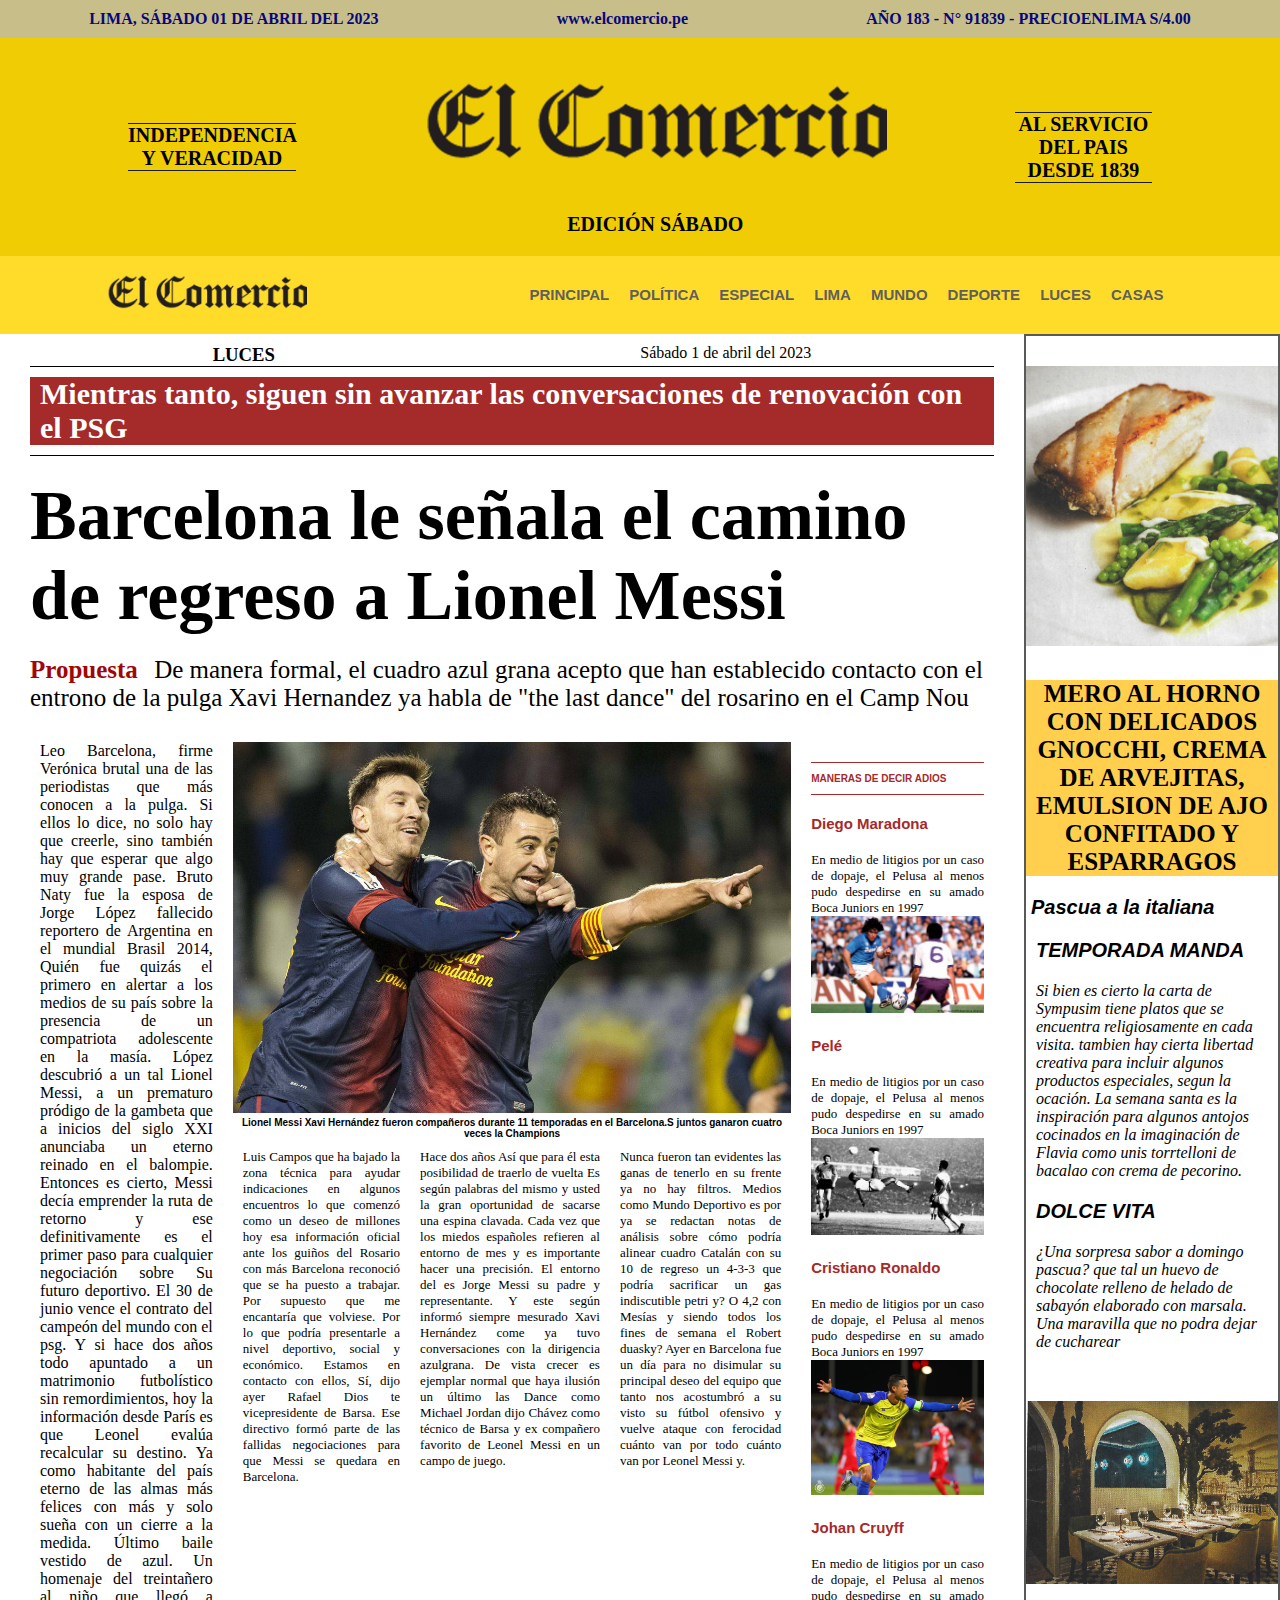
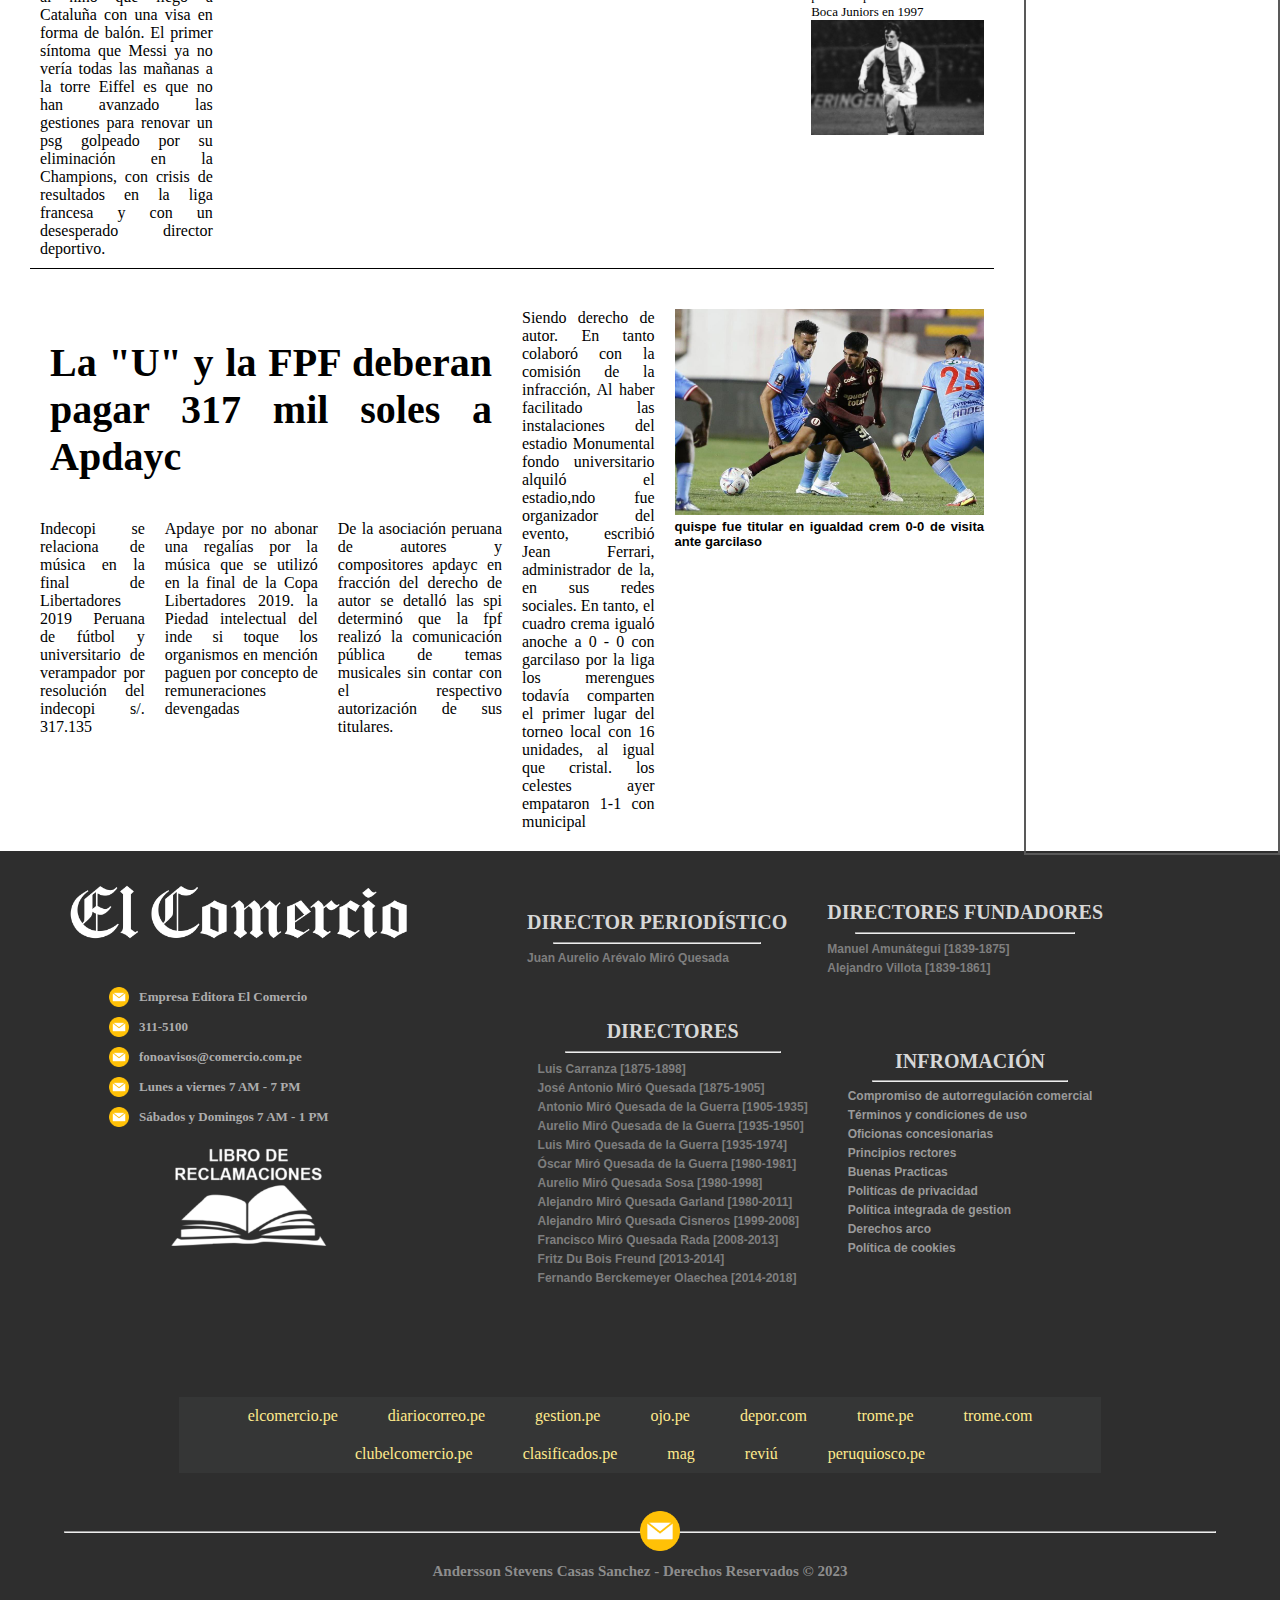
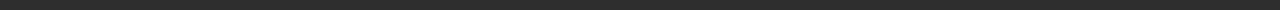
<file: deporte.html>
<!DOCTYPE html>
<html lang="en">
<head>
    <meta charset="UTF-8">
    <meta http-equiv="X-UA-Compatible" content="IE=edge">
    <meta name="viewport" content="width=device-width, initial-scale=1.0">
    <title>Comercio - Luces</title>
    <link rel="stylesheet" href="deporte.css">
</head>
<body>
    <header class="header">
        <div class="header-info">
            <p>LIMA, SÁBADO 01 DE ABRIL DEL 2023</p>
            <P><a href="https://elcomercio.pe/"></a>www.elcomercio.pe</P>
            <p>AÑO 183 - N° 91839 - PRECIOENLIMA S/4.00</p>
        </div>
        
        <div class="header_cabecera">
            <p>INDEPENDENCIA Y VERACIDAD</p>
            <figure>
                <img src="img/El_Comercio_logo.png" alt="">
                <figcaption>EDICIÓN SÁBADO</figcaption>
            </figure>
            <p>AL SERVICIO DEL PAIS DESDE 1839</p>
        </div>

        <nav class="navbar">
            <a href="index.html"><img src="img/El_Comercio_logo.png" alt=""></a>
            <button class="bars"><i> <img src="icon/menu.png" alt=""></i></button>
            <ul class="lista">
                <li class="item"><a href="index.html">Principal</a></li>
                <li class="item"><a href="politica.html">Política</a></li>
                <li class="item"><a href="especial.html">Especial</a></li>
                <li class="item"><a href="lima.html">Lima</a></li>
                <li class="item"><a href="mundo.html">Mundo</a></li>
                <li class="item"><a href="deporte.html">Deporte</a></li>
                <li class="item"><a href="luces.html">Luces</a></li>
                <li class="item"><a href="casas.html">Casas</a></li>
            </ul>
        </nav>
    </header>

    <main>
        <section class="articulos">
            <div class="cabecera1">
                <h3>LUCES</h3>
                <P>Sábado 1 de abril del 2023</P>
            </div>
            <div class="cabecera2">
                <p>Mientras tanto, siguen sin avanzar las conversaciones de renovación con el PSG</p>
                
            </div>
            <article class="articulo1">
                <h1>Barcelona le señala el camino de regreso a Lionel Messi</h1>
                <h2><span>Propuesta</span> De manera formal, el cuadro azul grana acepto que han establecido contacto con el entrono de la pulga Xavi Hernandez ya habla de "the last dance" del rosarino en el Camp Nou</h2>
                <div class="contenido">
                    <div class="columna">
                        <p>Leo Barcelona, firme Verónica brutal una de las periodistas que más conocen a la pulga. Si ellos lo dice, no solo hay que creerle, sino también hay que esperar que algo muy grande pase. Bruto Naty fue la esposa de Jorge López fallecido reportero de Argentina en el mundial Brasil 2014, Quién fue quizás el primero en alertar a los medios de su país sobre la presencia de un compatriota adolescente en la masía. López descubrió a un tal Lionel Messi, a un prematuro pródigo de la gambeta que a inicios del siglo XXI anunciaba un eterno reinado en el balompie. Entonces es cierto, Messi decía emprender la ruta de retorno y ese definitivamente es el primer paso para cualquier negociación sobre Su futuro deportivo. El 30 de junio vence el contrato del campeón del mundo con el psg. Y si hace dos años todo apuntado a un matrimonio futbolístico sin remordimientos, hoy la información desde París es que Leonel evalúa recalcular su destino. Ya como habitante del país eterno de las almas más felices con más y solo sueña con un cierre a la medida. Último baile vestido de azul. Un homenaje del treintañero al niño que llegó a Cataluña con una visa en forma de balón. El primer síntoma que Messi ya no vería todas las mañanas a la torre Eiffel es que no han avanzado las gestiones para renovar un psg golpeado por su eliminación en la Champions, con crisis de resultados en la liga francesa y con un desesperado director deportivo.</p>
                    </div>
                    <div class="columna">
                        <figure>
                            <img src="img/deportes/1.jpg" alt="">
                            <figcaption>Lionel Messi Xavi Hernández fueron compañeros durante 11 temporadas en el Barcelona.S juntos ganaron cuatro veces la Champions</figcaption>
                        </figure>
                        <div class="sub">
                            <p>Luis Campos que ha bajado la zona técnica para ayudar indicaciones en algunos encuentros lo que comenzó como un deseo de millones hoy esa información oficial ante los guiños del Rosario con más Barcelona reconoció que se ha puesto a trabajar. Por supuesto que me encantaría que volviese. Por lo que podría presentarle a nivel deportivo, social y económico. Estamos en contacto con ellos, Sí, dijo ayer Rafael Dios te vicepresidente de Barsa. Ese directivo formó parte de las fallidas negociaciones para que Messi se quedara en Barcelona.</p>
                            <p>Hace dos años Así que para él esta posibilidad de traerlo de vuelta Es según palabras del mismo y usted la gran oportunidad de sacarse una espina clavada. Cada vez que los miedos españoles refieren al entorno de mes y es importante hacer una precisión. El entorno del es Jorge Messi su padre y representante. Y este según informó siempre mesurado Xavi Hernández come ya tuvo conversaciones con la dirigencia azulgrana. De vista crecer es ejemplar normal que haya ilusión un último las Dance como Michael Jordan dijo Chávez como técnico de Barsa y ex compañero favorito de Leonel Messi en un campo de juego.</p>
                            <p>Nunca fueron tan evidentes las ganas de tenerlo en su frente ya no hay filtros. Medios como Mundo Deportivo es por ya se redactan notas de análisis sobre cómo podría alinear cuadro Catalán con su 10 de regreso un 4-3-3 que podría sacrificar un gas indiscutible petri y? O 4,2 con Mesías y siendo todos los fines de semana el Robert duasky? Ayer en Barcelona fue un día para no disimular su principal deseo del equipo que tanto nos acostumbró a su visto su fútbol ofensivo y vuelve ataque con ferocidad cuánto van por todo cuánto van por Leonel Messi y.</p>
                        </div>
                    </div>
                    <div class="columna">
                        <h1>MANERAS DE DECIR ADIOS</h1>
                        <div>
                            <h2>Diego Maradona</h2>
                            <p>En medio de litigios por un caso de dopaje, el Pelusa al menos pudo despedirse en su amado Boca Juniors en 1997</p>
                            <figure>
                                <img src="img/deportes/2.jpg" alt="">
                            </figure>
                        </div>
                        <div>
                            <h2>Pelé</h2>
                            <p>En medio de litigios por un caso de dopaje, el Pelusa al menos pudo despedirse en su amado Boca Juniors en 1997</p>
                            <figure>
                                <img src="img/deportes/3.jpg" alt="">
                            </figure>
                        </div>
                        <div>
                            <h2>Cristiano Ronaldo</h2>
                            <p>En medio de litigios por un caso de dopaje, el Pelusa al menos pudo despedirse en su amado Boca Juniors en 1997</p>
                            <figure>
                                <img src="img/deportes/4.jpg" alt="">
                            </figure>
                        </div>
                        <div>
                            <h2>Johan Cruyff</h2>
                            <p>En medio de litigios por un caso de dopaje, el Pelusa al menos pudo despedirse en su amado Boca Juniors en 1997</p>
                            <figure>
                                <img src="img/deportes/5.jpeg" alt="">
                            </figure>
                        </div>
                    </div>
                </div>
                <div class="secundario">
                    <div class="columna1">
                        <h1>
                            La "U" y la FPF deberan pagar 317 mil soles a Apdayc
                        </h1>
                        <div>
                            <p>Indecopi se relaciona de música en la final de Libertadores 2019

                                Peruana de fútbol y universitario de verampador por resolución del indecopi s/. 317.135 </p>
                            <p>Apdaye por no abonar una regalías por la música que se utilizó en la final de la Copa Libertadores 2019. la Piedad intelectual del inde si toque los organismos en mención paguen por concepto de remuneraciones devengadas</p>
                            <p>De la asociación peruana de autores y compositores apdayc en fracción del derecho de autor se detalló las spi determinó que la fpf realizó la comunicación pública de temas musicales sin contar con el respectivo autorización de sus titulares.</p>
                        </div>
                    </div>
                    <div class="columna2">
                        <p>
                            Siendo derecho de autor. En tanto colaboró con la comisión de la infracción, Al haber facilitado las instalaciones del estadio Monumental fondo universitario alquiló el estadio,ndo fue organizador del evento, escribió Jean Ferrari, administrador de la, en sus redes sociales. En tanto, el cuadro crema igualó anoche a 0 - 0 con garcilaso por la liga los merengues todavía comparten el primer lugar del torneo local con 16 unidades, al igual que cristal. los celestes ayer empataron 1-1 con municipal
                        </p>
                        <figure>
                            <img src="img/deportes/6.jpg" alt="">
                            <figcaption>
                                quispe fue titular en igualdad crem 0-0 de visita ante garcilaso
                            </figcaption>
                        </figure>
                    </div>
                </div>
            </article>
            <article class="articulo2">

            </article>
        </section>

        <aside>
            <img src="img/aside/4.jpg" alt="">
                    <h1>MERO AL HORNO CON DELICADOS GNOCCHI, CREMA DE ARVEJITAS, EMULSION DE AJO CONFITADO Y ESPARRAGOS</h1>
                    <h2>Pascua a la italiana</h2>
                    <h3> TEMPORADA MANDA</h3>
                    <p>Si bien es cierto la carta de Sympusim tiene platos que se encuentra religiosamente en cada visita. tambien hay cierta libertad creativa para incluir algunos productos especiales, segun la ocación. La semana santa es la inspiración para algunos antojos cocinados en la imaginación de Flavia como unis torrtelloni de bacalao con crema de pecorino.</p>
                    <h3>DOLCE VITA</h3>
                    <p>¿Una sorpresa sabor a domingo pascua? que tal un huevo de chocolate relleno de helado de sabayón elaborado con marsala. Una maravilla que no podra dejar de cucharear</p>
                    <img src="img/aside/5.jpg" alt="">
        </aside>
    </main>


    
    <footer class="footer">
        <div class="footer_parte1">
            <div class="info1">
                <img class="logo" src="img/elcomercio_logo_white.png" alt="">
                <ul>
                    <li><i><img src="icon/correo-electronico.png" alt=""></i><a href="https://elcomercio.pe/LL" target="_blank">Empresa Editora El Comercio</a></li> 
                    <li><i><img src="icon/correo-electronico.png" alt=""></i><a href="tel:+311 510" target="_blank">311-5100</a></li>
                    <li><i><img src="icon/correo-electronico.png" alt=""></i><a href="mailto:fonoavisos@comercio.com.pe" target="_blank">fonoavisos@comercio.com.pe </a></li>
                    <li><i><img src="icon/correo-electronico.png" alt=""></i><a href="#">Lunes a viernes 7 AM - 7 PM</a></li>
                    <li><i><img src="icon/correo-electronico.png" alt=""></i><a href="#">Sábados y Domingos 7 AM - 1 PM</a></li>
                    <li><a href="https://ecomedia.pe/libro/inicio/elcomercio/" target="_blank"><img src="img/libro-reclamaciones.png" alt=""></a></li>
                    </ul>                
            </div>
            <div class="info2">
                <div class="info">
                    <h2>DIRECTOR PERIODÍSTICO</h2>
                    <hr>
                    <ul>
                        <li>Juan Aurelio Arévalo Miró Quesada</li>
                    </ul>
                </div>
                <div class="info">
                    <h2>DIRECTORES FUNDADORES</h2>
                    <hr>
                    <ul>
                        <li>Manuel Amunátegui [1839-1875]</li>
                        <li>Alejandro Villota [1839-1861]</li>
                    </ul>
                </div>
                <div class="info">
                    <h2>DIRECTORES</h2>
                    <hr>
                    <ul>
                        <li>Luis Carranza [1875-1898]</li>
                        <li>José Antonio Miró Quesada [1875-1905]</li>
                        <li>Antonio Miró Quesada de la Guerra [1905-1935]</li>
                        <li>Aurelio Miró Quesada de la Guerra [1935-1950]</li>
                        <li>Luis Miró Quesada de la Guerra [1935-1974]</li>
                        <li>Óscar Miró Quesada de la Guerra [1980-1981]</li>
                        <li>Aurelio Miró Quesada Sosa [1980-1998]</li>
                        <li>Alejandro Miró Quesada Garland [1980-2011]</li>
                        <li>Alejandro Miró Quesada Cisneros [1999-2008]</li>
                        <li>Francisco Miró Quesada Rada [2008-2013]</li>
                        <li>Fritz Du Bois Freund [2013-2014]</li>
                        <li>Fernando Berckemeyer Olaechea [2014-2018]</li>
                    </ul>
                </div>
                <div class="info">
                    <h2>INFROMACIÓN</h2>
                    <hr>
                    <ul>
                        <li><a target="_blank" href="chrome-extension://efaidnbmnnnibpcajpcglclefindmkaj/https://archivo.elcomercio.pe/compromiso-autoregulacion-comercial.pdf">Compromiso de autorregulación comercial</a></li>
                        <li><a  target="_blank"href="https://elcomercio.pe/terminos-y-condiciones/">Términos y condiciones de uso</a></li>
                        <li><a  target="_blank"href="https://elcomercio.pe/oficinas-concesionarias/">Oficionas concesionarias</a></li>
                        <li><a  target="_blank"href="https://elcomercio.pe/principios-rectores/">Principios rectores</a></li>
                        <li><a  target="_blank"href="https://elcomercio.pe/buenas-practicas/">Buenas Practicas</a></li>
                        <li><a  target="_blank"href="https://elcomercio.pe/politicas-privacidad/">Politícas de privacidad</a></li>
                        <li><a target="_blank" href="https://elcomercio.pe/politica-integrada-de-gestion/">Política integrada de gestion</a></li>
                        <li><a  target="_blank"href="https://elcomercio.pe/procedimiento-arco/">Derechos arco</a></li>
                        <li><a  target="_blank"href="https://elcomercio.pe/politica-de-cookies/">Política de cookies</a></li>
                    </ul>
                </div>
                    
            </div>
        </div>    
        
        
        <div class="footer_parte2">
        <ul>
            <li><a target="_blank"href="https://elcomercio.pe/">elcomercio.pe</a></li>
            <li><a target="_blank"href="https://diariocorreo.pe/">diariocorreo.pe</a></li>
            <li><a target="_blank"href="https://gestion.pe/">gestion.pe</a></li>
            <li><a target="_blank"href="https://ojo.pe/">ojo.pe</a></li>
            <li><a target="_blank"href="https://depor.com/">depor.com</a></li>
            <li><a target="_blank"href="https://trome.pe/">trome.pe</a></li>
            <li><a target="_blank"href="https://trome.com/">trome.com</a></li>
            <li><a target="_blank"href="https://clubelcomercio.pe/">clubelcomercio.pe</a></li>
            <li><a target="_blank"href="https://clasificados.pe/">clasificados.pe</a></li>
            <li><a target="_blank"href="https://mag.elcomercio.pe/">mag</a></li>
            <li><a target="_blank"href="https://elcomercio.pe/reviu">reviú</a></li>
            <li><a target="_blank"href="https://web.peruquiosco.pe/">peruquiosco.pe</a></li>
        </ul>
        </div> 
        <div class="footer_final">        
            <a href="#"><i class="subir"><img src="icon/correo-electronico.png" alt=""></i></a>
            <hr>
            <p>Andersson Stevens Casas Sanchez - Derechos Reservados &copy; 2023</p>
        </div>
        
    </footer>
    <script defer src="index.js"></script>
</body>
</html>
</file>
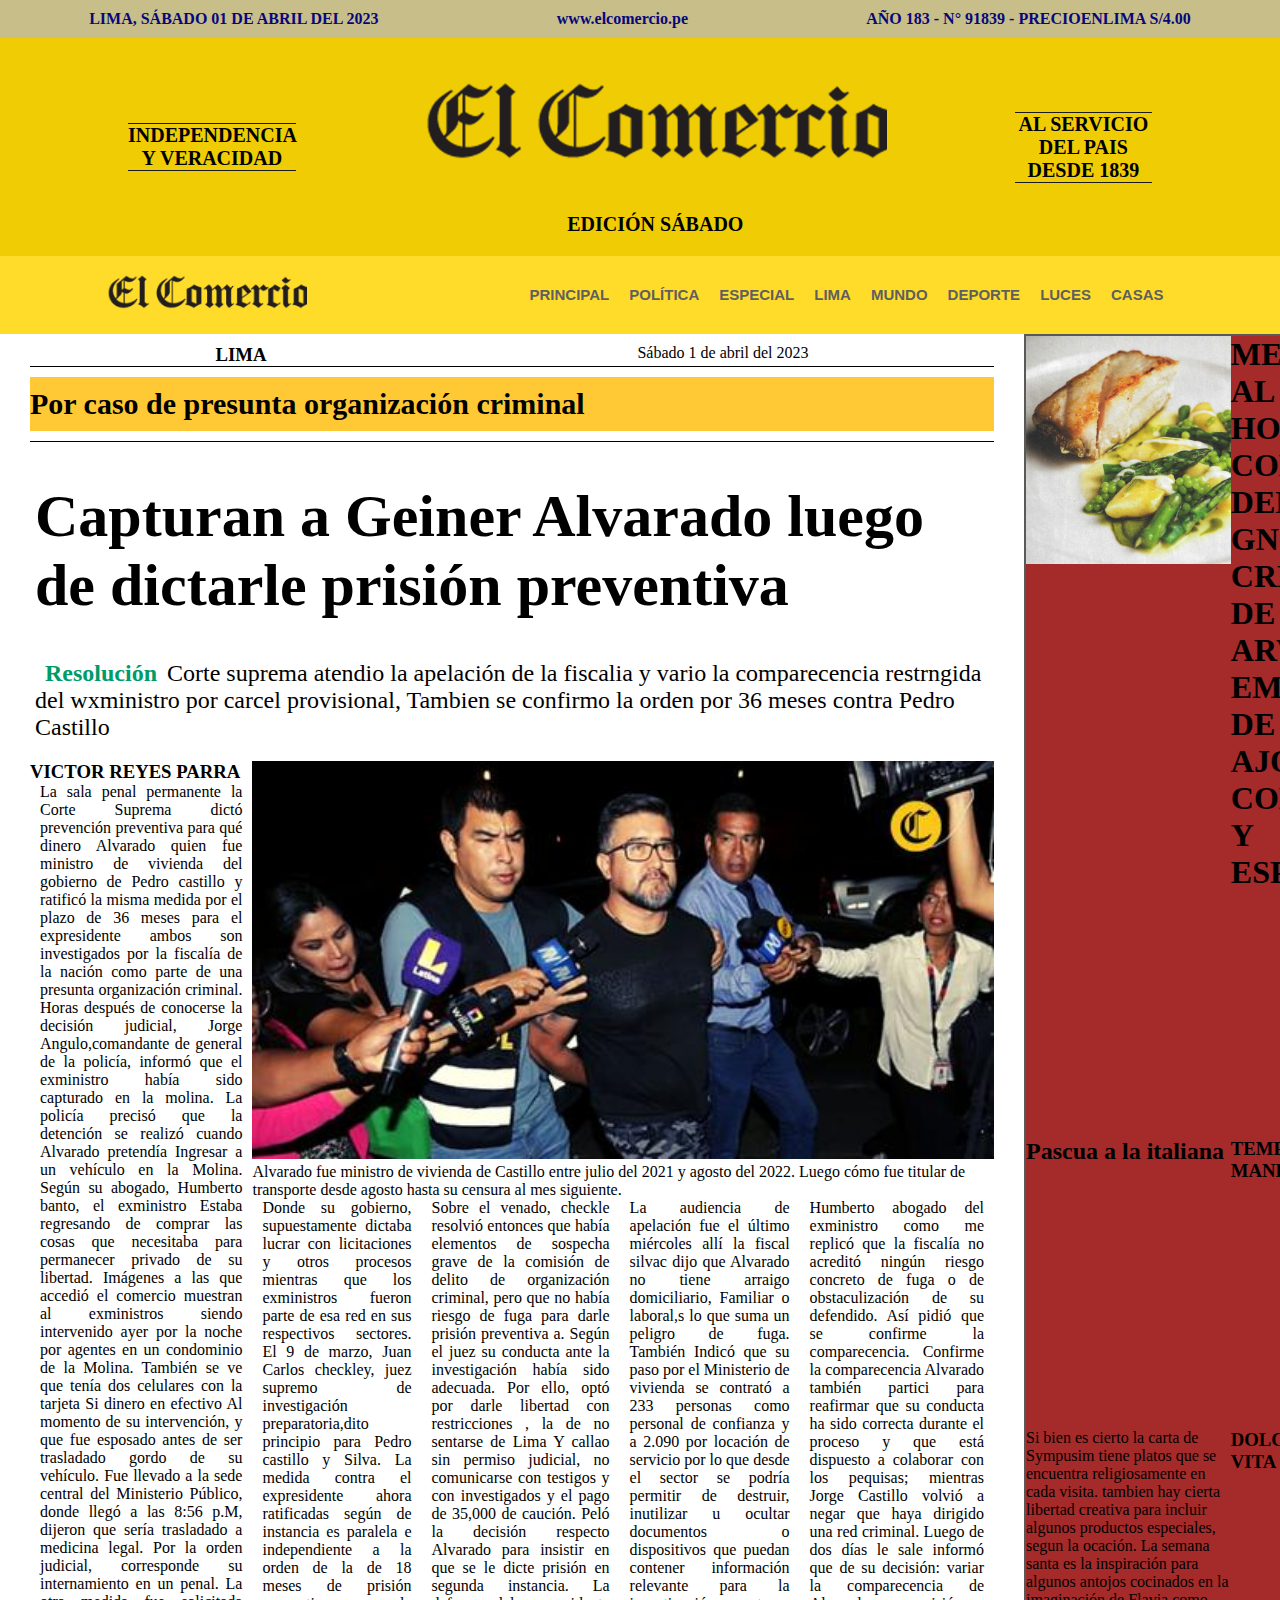
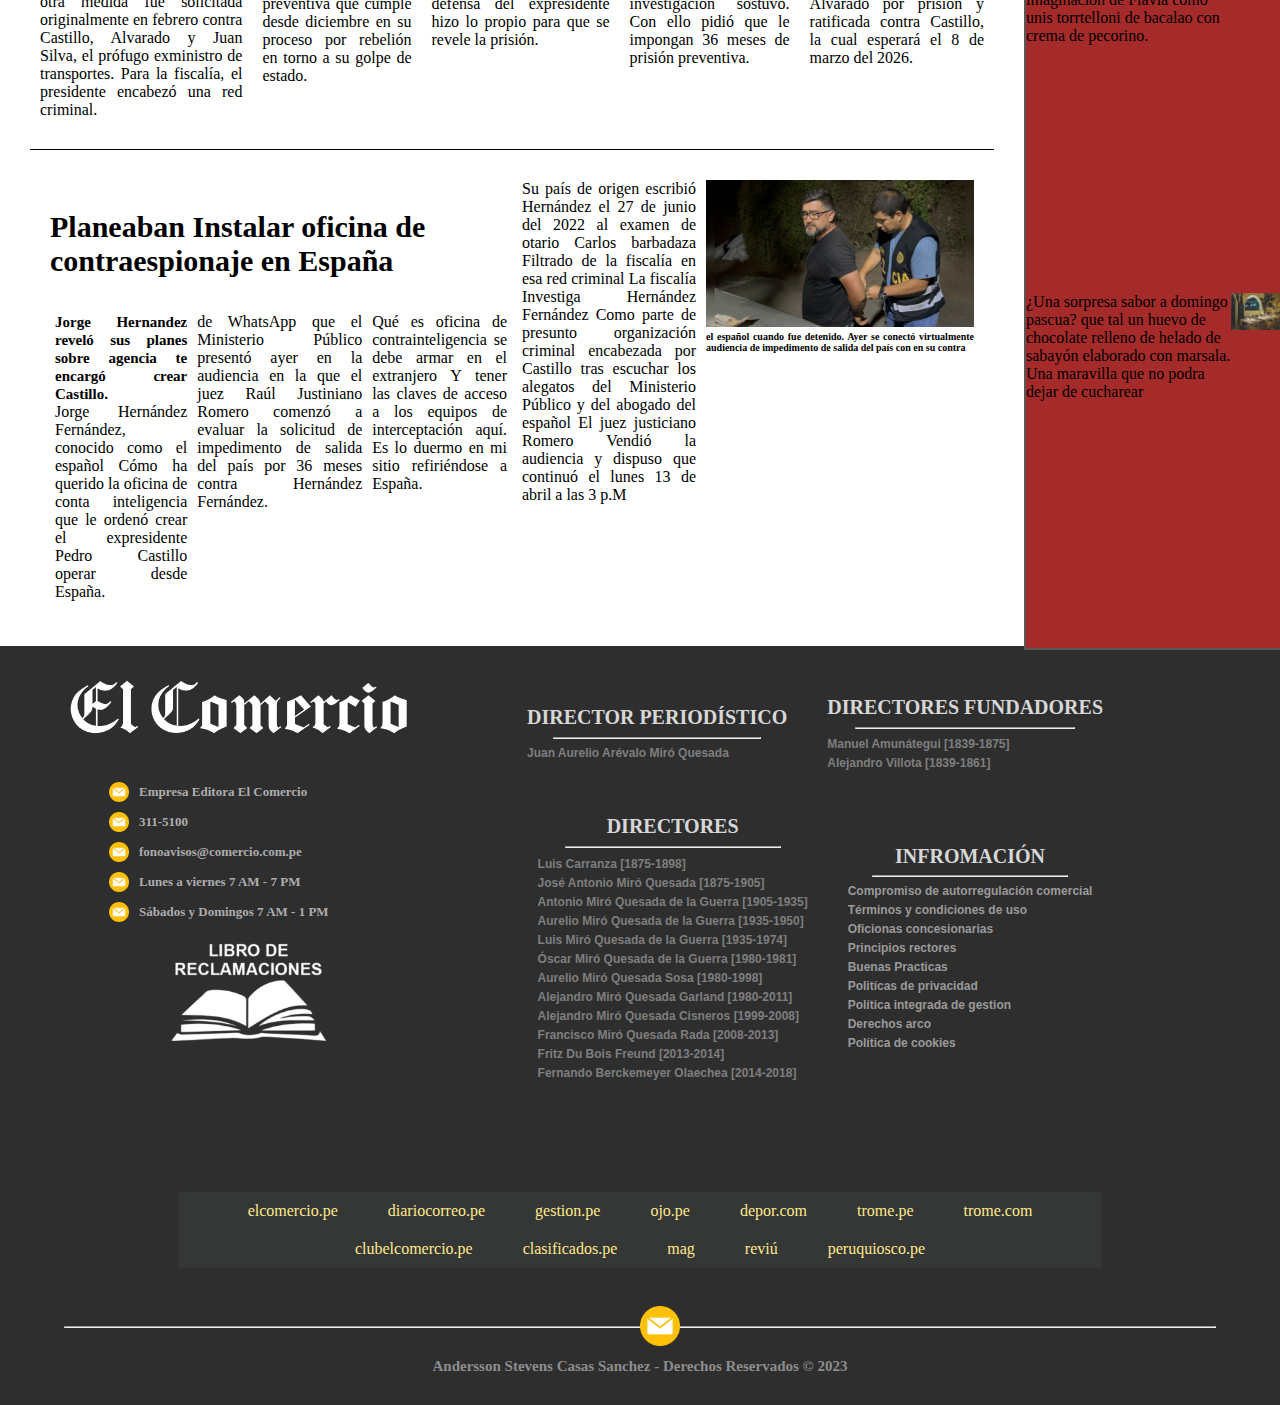
<file: lima.html>
<!DOCTYPE html>
<html lang="en">
<head>
    <meta charset="UTF-8">
    <meta http-equiv="X-UA-Compatible" content="IE=edge">
    <meta name="viewport" content="width=device-width, initial-scale=1.0">
    <title>Comercio - Lima</title>
    <link rel="stylesheet" href="lima.css">
</head>
<body>
    <header class="header">
        <div class="header-info">
            <p>LIMA, SÁBADO 01 DE ABRIL DEL 2023</p>
            <P><a href="https://elcomercio.pe/"></a>www.elcomercio.pe</P>
            <p>AÑO 183 - N° 91839 - PRECIOENLIMA S/4.00</p>
        </div>
        
        <div class="header_cabecera">
            <p>INDEPENDENCIA Y VERACIDAD</p>
            <figure>
                <img src="img/El_Comercio_logo.png" alt="">
                <figcaption>EDICIÓN SÁBADO</figcaption>
            </figure>
            <p>AL SERVICIO DEL PAIS DESDE 1839</p>
        </div>

        <nav class="navbar">
            <a href="index.html"><img src="img/El_Comercio_logo.png" alt=""></a>
            <button class="bars"><i> <img src="icon/menu.png" alt=""></i></button>
            <ul class="lista">
                <li class="item"><a href="index.html">Principal</a></li>
                <li class="item"><a href="politica.html">Política</a></li>
                <li class="item"><a href="especial.html">Especial</a></li>
                <li class="item"><a href="lima.html">Lima</a></li>
                <li class="item"><a href="mundo.html">Mundo</a></li>
                <li class="item"><a href="deporte.html">Deporte</a></li>
                <li class="item"><a href="luces.html">Luces</a></li>
                <li class="item"><a href="casas.html">Casas</a></li>
            </ul>
        </nav>
    </header>

    <main>
        <section class="articulos">
            <div class="cabecera1">
                <h3>LIMA</h3>
                <P>Sábado 1 de abril del 2023</P>
            </div>
            <div class="cabecera2">
                <h2>Por caso de presunta organización criminal</h2> 
            </div>
            <article class="articulo1">
                <div class="bloque1">
                    <h1>Capturan a Geiner Alvarado luego de dictarle prisión preventiva</h1>
                    <h2><Span>Resolución</Span>Corte suprema atendio la apelación de la fiscalia y vario la comparecencia restrngida del wxministro por carcel provisional, Tambien se confirmo la orden por 36 meses contra Pedro Castillo</h2>
                    <div class="contenedor">
                        <div class="columna1">
                            <h3>VICTOR REYES PARRA</h3>
                            <p>
                                La sala penal permanente la Corte Suprema dictó prevención preventiva para qué dinero Alvarado quien fue ministro de vivienda del gobierno de Pedro castillo y ratificó la misma medida por el plazo de 36 meses para el expresidente ambos son investigados por la fiscalía de la nación como parte de una presunta organización criminal.
                                Horas después de conocerse la decisión judicial, Jorge Angulo,comandante de general de la policía, informó que el exministro había sido capturado en la molina.
                                La policía precisó que la detención se realizó cuando Alvarado pretendía Ingresar a un vehículo en la Molina. Según su abogado, Humberto banto, el exministro Estaba regresando de comprar las cosas que necesitaba para permanecer privado de su libertad. Imágenes a las que accedió el comercio muestran al exministros siendo intervenido ayer por la noche por agentes en un condominio de la Molina. También se ve que tenía dos celulares con la tarjeta Si dinero en efectivo Al momento de su intervención, y que fue esposado antes de ser trasladado gordo de su vehículo.
                                Fue llevado a la sede central del Ministerio Público, donde llegó a las 8:56 p.M, dijeron que sería trasladado a medicina legal. Por la orden judicial, corresponde su internamiento en un penal. La otra medida fue solicitada originalmente en febrero contra Castillo, Alvarado y Juan Silva, el prófugo exministro de transportes. Para la fiscalía, el presidente encabezó una red criminal.
                            </p>
                        </div>
                        <div class="columna2">
                            <figure>
                                <img src="img/lima/1.jpg" alt="">
                                <figcaption>
                                    Alvarado fue ministro de vivienda de Castillo entre julio del 2021 y agosto del 2022. Luego cómo fue titular de transporte desde agosto hasta su censura al mes siguiente.
                                </figcaption>
                            </figure>
                            <div class="columnas">
                                <p>
                                    Donde su gobierno, supuestamente dictaba lucrar con licitaciones y otros procesos mientras que los exministros fueron parte de esa red en sus respectivos sectores. El 9 de marzo, Juan Carlos checkley, juez supremo de investigación preparatoria,dito principio para Pedro castillo y Silva. La medida contra el expresidente ahora ratificadas según de instancia es paralela e independiente a la orden de la de 18 meses de prisión preventiva que cumple desde diciembre en su proceso por rebelión en torno a su golpe de estado.                            
                                </p>
                                <p>
                                    Sobre el venado, checkle resolvió entonces que había elementos de sospecha grave de la comisión de delito de organización criminal, pero que no había riesgo de fuga para darle prisión preventiva a. Según el juez su conducta ante la investigación había sido adecuada. Por ello, optó por darle libertad con restricciones , la de no sentarse de Lima Y callao sin permiso judicial, no comunicarse con testigos y con investigados y el pago de 35,000 de caución. Peló la decisión respecto Alvarado para insistir en que se le dicte prisión en segunda instancia. La defensa del expresidente hizo lo propio para que se revele la prisión.
                                </p>
                                <p>
                                    La audiencia de apelación fue el último miércoles allí la fiscal silvac dijo que Alvarado no tiene arraigo domiciliario, Familiar o laboral,s lo que suma un peligro de fuga. También Indicó que su paso por el Ministerio de vivienda se contrató a 233 personas como personal de confianza y a 2.090 por locación de servicio por lo que desde el sector se podría permitir de destruir, inutilizar u ocultar documentos o dispositivos que puedan contener información relevante para la investigación sostuvo. Con ello pidió que le impongan 36 meses de prisión preventiva.
                                </p>
                                <p>
                                    Humberto abogado del exministro como me replicó que la fiscalía no acreditó ningún riesgo concreto de fuga o de obstaculización de su defendido. Así pidió que se confirme la comparecencia. Confirme la comparecencia Alvarado también partici para reafirmar que su conducta ha sido correcta durante el proceso y que está dispuesto a colaborar con los pequisas; mientras Jorge Castillo volvió a negar que haya dirigido una red criminal. Luego de dos días le sale informó que de su decisión: variar la comparecencia de Alvarado por prisión y ratificada contra Castillo, la cual esperará el 8 de marzo del 2026.
                                </p>
                            </div>
                        </div>
                    </div>
                </div>
                <div class="bloque2">
                    <div class="columna1">
                        <h1> Planeaban Instalar oficina de contraespionaje en España</h1>
                        <div>
                            <p>
                                <span>Jorge Hernandez reveló sus planes sobre agencia te encargó crear Castillo.</span><br>
                                Jorge Hernández Fernández, conocido como el español Cómo ha querido la oficina de conta inteligencia que le ordenó crear el expresidente Pedro Castillo operar desde España.
                            </p>
                            <p>
                                de WhatsApp que el Ministerio Público presentó ayer en la audiencia en la que el juez Raúl Justiniano Romero comenzó a evaluar la solicitud de impedimento de salida del país por 36 meses contra Hernández Fernández.
                            </p>
                            <p>
                                Qué es oficina de contrainteligencia se debe armar en el extranjero Y tener las claves de acceso a los equipos de interceptación aquí. Es lo duermo en mi sitio refiriéndose a España.
                            </p>
                        </div>
                        
                    </div>
                    <div class="columna2">
                            <p>
                                Su país de origen escribió Hernández el 27 de junio del 2022 al examen de otario Carlos barbadaza
                                Filtrado de la fiscalía en esa red criminal
                                La fiscalía Investiga Hernández Fernández Como parte de presunto organización criminal encabezada por Castillo tras escuchar los alegatos del Ministerio Público y del abogado del español El juez justiciano Romero Vendió la audiencia y dispuso que continuó el lunes 13 de abril a las 3 p.M 
                            </p>
                            <figure>
                                <img src="img/lima/2.jpg" alt="">
                                <figcaption>
                                    el español cuando fue detenido. Ayer se conectó virtualmente audiencia de impedimento de salida del país con en su contra
                                </figcaption>
                            </figure>
                        </div>
                </div>


            </article>
            <article class="articulo2">

            </article>
        </section>
        
        <aside>
            <img src="img/aside/4.jpg" alt="">
                    <h1>MERO AL HORNO CON DELICADOS GNOCCHI, CREMA DE ARVEJITAS, EMULSION DE AJO CONFITADO Y ESPARRAGOS</h1>
                    <h2>Pascua a la italiana</h2>
                    <h3> TEMPORADA MANDA</h3>
                    <p>Si bien es cierto la carta de Sympusim tiene platos que se encuentra religiosamente en cada visita. tambien hay cierta libertad creativa para incluir algunos productos especiales, segun la ocación. La semana santa es la inspiración para algunos antojos cocinados en la imaginación de Flavia como unis torrtelloni de bacalao con crema de pecorino.</p>
                    <h3>DOLCE VITA</h3>
                    <p>¿Una sorpresa sabor a domingo pascua? que tal un huevo de chocolate relleno de helado de sabayón elaborado con marsala. Una maravilla que no podra dejar de cucharear</p>
                    <img src="img/aside/5.jpg" alt="">
        </aside>
    </main>


    
    <footer class="footer">
        <div class="footer_parte1">
            <div class="info1">
                <img class="logo" src="img/elcomercio_logo_white.png" alt="">
                <ul>
                    <li><i><img src="icon/correo-electronico.png" alt=""></i><a href="https://elcomercio.pe/LL" target="_blank">Empresa Editora El Comercio</a></li> 
                    <li><i><img src="icon/correo-electronico.png" alt=""></i><a href="tel:+311 510" target="_blank">311-5100</a></li>
                    <li><i><img src="icon/correo-electronico.png" alt=""></i><a href="mailto:fonoavisos@comercio.com.pe" target="_blank">fonoavisos@comercio.com.pe </a></li>
                    <li><i><img src="icon/correo-electronico.png" alt=""></i><a href="#">Lunes a viernes 7 AM - 7 PM</a></li>
                    <li><i><img src="icon/correo-electronico.png" alt=""></i><a href="#">Sábados y Domingos 7 AM - 1 PM</a></li>
                    <li><a href="https://ecomedia.pe/libro/inicio/elcomercio/" target="_blank"><img src="img/libro-reclamaciones.png" alt=""></a></li>
                    </ul>                
            </div>
            <div class="info2">
                <div class="info">
                    <h2>DIRECTOR PERIODÍSTICO</h2>
                    <hr>
                    <ul>
                        <li>Juan Aurelio Arévalo Miró Quesada</li>
                    </ul>
                </div>
                <div class="info">
                    <h2>DIRECTORES FUNDADORES</h2>
                    <hr>
                    <ul>
                        <li>Manuel Amunátegui [1839-1875]</li>
                        <li>Alejandro Villota [1839-1861]</li>
                    </ul>
                </div>
                <div class="info">
                    <h2>DIRECTORES</h2>
                    <hr>
                    <ul>
                        <li>Luis Carranza [1875-1898]</li>
                        <li>José Antonio Miró Quesada [1875-1905]</li>
                        <li>Antonio Miró Quesada de la Guerra [1905-1935]</li>
                        <li>Aurelio Miró Quesada de la Guerra [1935-1950]</li>
                        <li>Luis Miró Quesada de la Guerra [1935-1974]</li>
                        <li>Óscar Miró Quesada de la Guerra [1980-1981]</li>
                        <li>Aurelio Miró Quesada Sosa [1980-1998]</li>
                        <li>Alejandro Miró Quesada Garland [1980-2011]</li>
                        <li>Alejandro Miró Quesada Cisneros [1999-2008]</li>
                        <li>Francisco Miró Quesada Rada [2008-2013]</li>
                        <li>Fritz Du Bois Freund [2013-2014]</li>
                        <li>Fernando Berckemeyer Olaechea [2014-2018]</li>
                    </ul>
                </div>
                <div class="info">
                    <h2>INFROMACIÓN</h2>
                    <hr>
                    <ul>
                        <li><a target="_blank" href="chrome-extension://efaidnbmnnnibpcajpcglclefindmkaj/https://archivo.elcomercio.pe/compromiso-autoregulacion-comercial.pdf">Compromiso de autorregulación comercial</a></li>
                        <li><a  target="_blank"href="https://elcomercio.pe/terminos-y-condiciones/">Términos y condiciones de uso</a></li>
                        <li><a  target="_blank"href="https://elcomercio.pe/oficinas-concesionarias/">Oficionas concesionarias</a></li>
                        <li><a  target="_blank"href="https://elcomercio.pe/principios-rectores/">Principios rectores</a></li>
                        <li><a  target="_blank"href="https://elcomercio.pe/buenas-practicas/">Buenas Practicas</a></li>
                        <li><a  target="_blank"href="https://elcomercio.pe/politicas-privacidad/">Politícas de privacidad</a></li>
                        <li><a target="_blank" href="https://elcomercio.pe/politica-integrada-de-gestion/">Política integrada de gestion</a></li>
                        <li><a  target="_blank"href="https://elcomercio.pe/procedimiento-arco/">Derechos arco</a></li>
                        <li><a  target="_blank"href="https://elcomercio.pe/politica-de-cookies/">Política de cookies</a></li>
                    </ul>
                </div>
                    
            </div>
        </div>    
        
        
        <div class="footer_parte2">
        <ul>
            <li><a target="_blank"href="https://elcomercio.pe/">elcomercio.pe</a></li>
            <li><a target="_blank"href="https://diariocorreo.pe/">diariocorreo.pe</a></li>
            <li><a target="_blank"href="https://gestion.pe/">gestion.pe</a></li>
            <li><a target="_blank"href="https://ojo.pe/">ojo.pe</a></li>
            <li><a target="_blank"href="https://depor.com/">depor.com</a></li>
            <li><a target="_blank"href="https://trome.pe/">trome.pe</a></li>
            <li><a target="_blank"href="https://trome.com/">trome.com</a></li>
            <li><a target="_blank"href="https://clubelcomercio.pe/">clubelcomercio.pe</a></li>
            <li><a target="_blank"href="https://clasificados.pe/">clasificados.pe</a></li>
            <li><a target="_blank"href="https://mag.elcomercio.pe/">mag</a></li>
            <li><a target="_blank"href="https://elcomercio.pe/reviu">reviú</a></li>
            <li><a target="_blank"href="https://web.peruquiosco.pe/">peruquiosco.pe</a></li>
        </ul>
        </div> 
        <div class="footer_final">        
            <a href="#"><i class="subir"><img src="icon/correo-electronico.png" alt=""></i></a>
            <hr>
            <p>Andersson Stevens Casas Sanchez - Derechos Reservados &copy; 2023</p>
        </div>
        
    </footer>
    <script defer src="index.js"></script>
</body>
</html>
</file>
<file: deporte.css>
*{
    margin: 0;
    padding: 0;
    list-style: none;
    text-decoration: none;
}

/*CABECERA*/
.header{
    justify-content: center;
    text-align: center;
    background-color: rgb(239, 204, 4);
}
.header .header-info{
    color: rgb(7, 7, 125);
    background-color: rgba(186, 186, 186, 0.733);
    padding: 10px 0;
    display: flex;
    justify-content: space-around;
    font-weight: bold;
}
.header .header_cabecera{
    display: flex;
    justify-content: center;
    align-items: center;
}
.header .header_cabecera p{
    font-size: 20px;
    font-weight: 600;
    margin: 20px 10%;
    border-top: 1px  solid rgb(27, 27, 27);
    border-bottom: 1px  solid rgb(27, 27, 27);
}
.header .header_cabecera figure  figcaption{
    justify-content: center;
    text-align: center;
    font-size: 20px;
    font-weight: 700;
    margin-bottom: 20px;
}
.header .navbar{
    background-color: rgb(255, 220, 42);
    display: flex;
    justify-content: space-around;
}
.header .navbar button{
    margin-top: 20px;
    width: 30px;
    height: 30px;
}
.header .navbar button img{

    width: 100%;
}
.header .navbar .bars{
    display: none;
}
.header .navbar img{
    width: 200px;
}
.header .navbar .lista{
    
    display: flex;
    justify-content: center;
    text-align: center;
    align-items: center;
}

.header .navbar .lista li{
    padding: 10px;

}
.header .navbar .lista li:hover {
    background-color: rgba(0, 0, 0, 0.373);
    color: azure;

}
.header .navbar ul li a{
    color: rgb(95, 95, 95);
    font-size: 15px;
    font-weight: bold;
    text-transform: uppercase;
    font-family:'Trebuchet MS', 'Lucida Sans Unicode', 'Lucida Grande', 'Lucida Sans', Arial, sans-serif;
}
.header .navbar ul li a:hover{
    color: aliceblue;
}
/**/
/*CONTENIDO*/

main{
    display: grid;
    grid-template-columns: 80% 20%;
}
main .articulos{
    padding: 10px 30px;
}
main .articulos .cabecera1{
    justify-content: space-around;
    display: flex;
}
main .articulos .cabecera2{
    font-weight: bold;
    padding: 10px 0;
    border-top: 1px solid;
    border-bottom: 1px solid;

}
main .articulos .cabecera2 p{
    background-color: brown;
    color: white;
    font-size: 30px;
    padding: 0 10px;
}
.articulo1 {
    width: 100%;
}
.articulo1 h1{
    font-size: 70px;
    margin: 20px 0;
}
.articulo1 h2{
    font-size: 25px;
    font-weight: 400;
    margin: 20px 0;
}
.articulo1 h2 span{
    color: rgb(161, 6, 6);
    font-weight: bold;
    margin-right: 10px;
}
.articulo1 .contenido{
    display: grid;
    grid-template-columns: 20% 60% 20%;
}
.articulo1 .contenido .columna{
    padding: 10px;
    text-align: justify;
}
.articulo1 .contenido .columna figure {
    width: 100%;
}
.articulo1 .contenido .columna figure figcaption {
    font-family: 'Gill Sans', 'Gill Sans MT', Calibri, 'Trebuchet MS', sans-serif;
    font-size: 10px;
    font-weight: bold;
    text-align: center;
}
.articulo1 .contenido .columna figure img{
    width: 100%;
}
.articulo1 .contenido .columna .sub{
    display: flex;
    width: 100%;
}
.articulo1 .contenido .columna .sub p{
    padding: 10px;
}
.articulo1 .contenido .columna h1{
    font-size: 10px;
    color: brown;
    font-family: 'Segoe UI', Tahoma, Geneva, Verdana, sans-serif;
    font-weight: bold;
    border-top:1px solid ;
    border-bottom: 1px solid;
    padding: 10px 0;
}
.articulo1 .contenido .columna div h2{
    font-size: 15px;
    font-weight: bold;
    font-family: 'Gill Sans', 'Gill Sans MT', Calibri, 'Trebuchet MS', sans-serif;
    color: brown;
}
.articulo1 .contenido .columna div p{
    font-size: 13px;
}
.articulo1 .contenido .columna figure{
    width: 100%;
}
.articulo1 .contenido .columna figure img{
    width: 100%;
}
.secundario {
    border-top: 1px solid;
    padding-top: 30px;
    text-align: justify;
    width: 100%;
    display: grid;
    grid-template-columns: 50% 50%;

}
.secundario .columna1 h1{
    padding: 20px;
    font-size: 40px;
    font-weight: bold;
}
.secundario .columna1 div{
    width: 100%;
    display: flex;
}
.secundario .columna1 div p {
    padding: 0 10px;
}
.secundario .columna2{
    width: 100%;
    display: flex;
}
.secundario .columna2 p{
    width: 30%;
    padding: 10px;
    display: flex;
}
.secundario .columna2 figure{
    width: 70%;
    padding: 10px;
}
.secundario .columna2 figure figcaption{
    font-family: 'Gill Sans', 'Gill Sans MT', Calibri, 'Trebuchet MS', sans-serif;
    font-weight: bold;
    font-size: 13px;
    
}
.secundario .columna2 figure img{
    width: 100%;
}













main aside{
    border: solid 2px rgb(89, 89, 89);
    right: 0;
    height: 100%;
}
main aside .publicidad{
    background-color: aqua;
}
main aside  img{
    margin: 30px 0;
    width: 100%;
}
main aside  h1{
    font-size: 25px;
    justify-content: center;
    text-align: center;
    background-color: rgb(255, 207, 77);
}

main aside  h2{
    font-size: 20px;
    margin: 20px 0;
    font-family: 'Lucida Sans', 'Lucida Sans Regular', 'Lucida Grande', 'Lucida Sans Unicode', Geneva, Verdana, sans-serif;

}
main aside  h2{
    font-size: 20px;
    margin: 20px 5px;
    font-style: oblique;
    font-family: 'Lucida Sans', 'Lucida Sans Regular', 'Lucida Grande', 'Lucida Sans Unicode', Geneva, Verdana, sans-serif;
    
}
main aside  h3{
    font-size: 20px;
    margin: 20px 10px;
    font-style: oblique;
    font-family: 'Franklin Gothic Medium', 'Arial Narrow', Arial, sans-serif;    
}
main aside p{
    margin: 20px 10px;
    font-style: oblique;
}
/**/
/*FOOTER*/

.footer{
    background-color: rgb(46, 46, 46);
    padding:0 5%;
    align-items: center;
    justify-content: center;
    text-align: center;
}

.footer_parte1{
    display: flex;
    justify-content: center;
}
.footer_parte1 .info1{
    justify-content: center;
    align-items: center;
    text-align: center;
}
.footer_parte1 .info1 .logo{
    width: 350px;
    margin: 10px 0;
}
.footer_parte1 .info1 ul{
    padding: 0 10%;
}

.footer_parte1 .info1 ul li{
    display: flex;
    align-items: center;
    margin:  10px;
}
.footer_parte1 .info1 ul li i{
    width: 20px;
    height: 20px;
    margin-right: 10px;

}
.footer_parte1 .info1 ul li i img{
    width: 100%;
}
.footer_parte1 .info1 ul li a{
    color: rgb(173, 173, 173);
    font-size: 13px;
    font-weight: 700;
}
.footer_parte1 .info1 ul li a:hover{
    color: aliceblue;
    cursor: pointer;
    transition: 0.5s;
}
.footer_parte1 .info1 ul li a img{
    width: 200px;
    padding: 0px 20%;
}
.footer_parte1 .info2{
    color: rgb(215, 215, 215);
    display: flex;
    flex-flow:wrap ;
    align-items: center;
    text-align: center;
    justify-content: center;
    padding: 30px;
}

.footer_parte1 .info2 .info{
    margin: 20px;
}
.footer_parte1 .info2 .info h2{
    font-size: 20px;
    font-family:Georgia, 'Times New Roman', Times, serif;
}
.footer_parte1 .info2  hr{
    margin: 3% 10%;
}
.footer_parte1 .info2 .info ul li{
    justify-content: left;
    text-align: left;
    font-size: 12px;
    color: rgb(126, 126, 126);
    font-family: 'Segoe UI', Tahoma, Geneva, Verdana, sans-serif;
    font-weight: 700;
    margin: 5px 0;
}
.footer_parte1 .info2 .info ul li a{
    color: rgb(154, 154, 154);
}
.footer_parte1 .info2 .info ul li a:hover{
    color: rgb(255, 255, 255);
}
.footer_parte2{
    background-color: rgba(139, 140, 140, 0.084);
    margin: 5% 10%;
    
}
.footer_parte2 ul {
    display: flex;
    flex-wrap: wrap;
    align-items: center;
    justify-content: center;
}
.footer_parte2 ul li a{
    color: rgb(255, 234, 140);
    padding: 0px 20px;
}
.footer_parte2 ul li{
    margin: 10px 5px;
}
.footer_parte2 ul li a:hover{
    color: rgb(255, 215, 16);
    background-color: rgba(223, 221, 220, 0.418);
}
.footer_final img{
    position: absolute;
    margin-top: -20px;
    width: 40px;
}
.footer_final p{
    padding: 30px 0;
    color: rgb(141, 141, 141);
    font-family: cursive;
    font-weight: 700;
    font-size: 15px;
    
}



@media (max-width:768px) {
    .header .header-info{
        color: rgb(7, 7, 125);
        background-color: rgba(255, 227, 227, 0.733);
        padding: 10px 0;
        display: block;
        padding: 10px;
        justify-content: center;
        text-align: center;
        font-weight: bold;
    }
    .header .navbar .bars{
        display: flex;
        align-items: center;
        border: none;
        background: none;
    }
    .header .navbar .bars i{
        font-size: 30px;
    }
    .header .navbar .lista{
        width: 100%;
        position: absolute;
        margin-top: 75px;
        background-color: rgb(46, 46, 46);
        transition: 0.7s;
        overflow: hidden;
        flex-direction: column;
        text-align: center;
        justify-content: center;
    }
    
    .header .img{
        display: block;

    }
    .header .header_cabecera{
        display: block;
    }



    .lista.active{
        right: 0;
    }
    .lista {
        display:block;
        margin: 80px auto 0 auto;
        text-align: center;
        transform: 0.5s;
        opacity: 0;
    }
    .lista.active{
        opacity: 1;
    }
    .header .navbar .lista li:hover{
        width: 100%;
        background-color: rgba(196, 195, 195, 0.373);
        height: auto;
    }
    .footer_parte1{
        display: flex;
        flex-direction: column;
    }
    .footer_parte1 .info1{
        display: flex;
        flex-direction: column;
    }
    .footer_parte1 .info2{
        display: flex;
        flex-direction: column;
    }
    .footer_parte1 .info2 .info ul li{
        text-align: center;
        font-size: 12px;
    }


}
</file>
<file: lima.css>
*{
    margin: 0;
    padding: 0;
    list-style: none;
    text-decoration: none;
}

/*CABECERA*/
.header{
    justify-content: center;
    text-align: center;
    background-color: rgb(239, 204, 4);
}
.header .header-info{
    color: rgb(7, 7, 125);
    background-color: rgba(186, 186, 186, 0.733);
    padding: 10px 0;
    display: flex;
    justify-content: space-around;
    font-weight: bold;
}
.header .header_cabecera{
    display: flex;
    justify-content: center;
    align-items: center;
}
.header .header_cabecera p{
    font-size: 20px;
    font-weight: 600;
    margin: 20px 10%;
    border-top: 1px  solid rgb(27, 27, 27);
    border-bottom: 1px  solid rgb(27, 27, 27);
}
.header .header_cabecera figure  figcaption{
    justify-content: center;
    text-align: center;
    font-size: 20px;
    font-weight: 700;
    margin-bottom: 20px;
}
.header .navbar{
    background-color: rgb(255, 220, 42);
    display: flex;
    justify-content: space-around;
}
.header .navbar button{
    margin-top: 20px;
    width: 30px;
    height: 30px;
}
.header .navbar button img{

    width: 100%;
}
.header .navbar .bars{
    display: none;
}
.header .navbar img{
    width: 200px;
}
.header .navbar .lista{
    
    display: flex;
    justify-content: center;
    text-align: center;
    align-items: center;
}

.header .navbar .lista li{
    padding: 10px;

}
.header .navbar .lista li:hover {
    background-color: rgba(0, 0, 0, 0.373);
    color: azure;

}
.header .navbar ul li a{
    color: rgb(95, 95, 95);
    font-size: 15px;
    font-weight: bold;
    text-transform: uppercase;
    font-family:'Trebuchet MS', 'Lucida Sans Unicode', 'Lucida Grande', 'Lucida Sans', Arial, sans-serif;
}
.header .navbar ul li a:hover{
    color: aliceblue;
}
/**/
/*CONTENIDO*/

main,aside{
    display: grid;
    grid-template-columns: 80% 20%;
}
main .articulos{
    padding: 10px 30px;
}
main .articulos .cabecera1{
    justify-content: space-around;
    display: flex;
}
main .articulos .cabecera2{
    font-size: 30px;
    font-weight: bold;
    padding: 10px 0;
    border-top: 1px solid;
    border-bottom: 1px solid;
}
main .articulos .cabecera2 h2{ 
    font-size: 30px;
    font-weight: bold;
    padding: 10px 0;
    background-color: rgb(255, 201, 53);
}
.articulo1 {
}
.articulo1 .bloque1 h1{
    margin:  40px 5px;
    font-weight: 800;
    font-size: 60px;
}
.articulo1 .bloque1 h2{
    margin:  20px 5px;
    font-weight: 400;
}
.articulo1 .bloque1 h2 span{
    color: rgb(0, 155, 103);
    font-weight: bold;
    margin: 0 10px;
}
.bloque1{
    width: 100%;
    margin: 30px 0;
}
.bloque1 p{ 
    text-align: justify;
    padding: 0 10px;

}
.bloque1 .contenedor{
    display: flex;
    
}
.bloque1 .columna1{
    width: 30%;
}
.bloque1 .columnas{
    display: flex;
}
.bloque1 .columna2{
    width: 100%;
}
.bloque1 .columna2 figure img{
    width: 100%;
}

.bloque2{
    border-top: 1px solid ;
    padding: 30px 20px;
    display: grid;
    text-align: justify;
    grid-template-columns: 50% 50%;
}
.bloque2 .columna1 h1{
    margin: 30px 0;
    font-size: 30px;
    text-align: left;
}
.bloque2 .columna1 div {
    display: flex;

}
.bloque2 .columna1 div p{
    padding: 5px;
}
.bloque2 .columna1 div p span {
    font-size: 15px;
    font-weight: bold;

}
.bloque2 .columna2 p{
    width: 300px;
    padding: 0 10px;
}
.bloque2 .columna2{
    display: flex;
}
.bloque2 .columna2 figure{
    width: 100%;
}
.bloque2 .columna2 figure figcaption{
    font-weight: 800;
    font-size: 10px;
}
.bloque2 .columna2 figure img{
    width: 100%;
}





main aside{
    border: solid 2px rgb(89, 89, 89);
    background-color: brown;
    right: 0;
    width: 100%;
    height: 100%;
}
main aside .publicidad{
    background-color: aqua;
}
main aside  img{
    width: 100%;
}
/**/
/*FOOTER*/

.footer{
    background-color: rgb(46, 46, 46);
    padding:0 5%;
    align-items: center;
    justify-content: center;
    text-align: center;
}

.footer_parte1{
    display: flex;
    justify-content: center;
}
.footer_parte1 .info1{
    justify-content: center;
    align-items: center;
    text-align: center;
}
.footer_parte1 .info1 .logo{
    width: 350px;
    margin: 10px 0;
}
.footer_parte1 .info1 ul{
    padding: 0 10%;
}

.footer_parte1 .info1 ul li{
    display: flex;
    align-items: center;
    margin:  10px;
}
.footer_parte1 .info1 ul li i{
    width: 20px;
    height: 20px;
    margin-right: 10px;

}
.footer_parte1 .info1 ul li i img{
    width: 100%;
}
.footer_parte1 .info1 ul li a{
    color: rgb(173, 173, 173);
    font-size: 13px;
    font-weight: 700;
}
.footer_parte1 .info1 ul li a:hover{
    color: aliceblue;
    cursor: pointer;
    transition: 0.5s;
}
.footer_parte1 .info1 ul li a img{
    width: 200px;
    padding: 0px 20%;
}
.footer_parte1 .info2{
    color: rgb(215, 215, 215);
    display: flex;
    flex-flow:wrap ;
    align-items: center;
    text-align: center;
    justify-content: center;
    padding: 30px;
}

.footer_parte1 .info2 .info{
    margin: 20px;
}
.footer_parte1 .info2 .info h2{
    font-size: 20px;
    font-family:Georgia, 'Times New Roman', Times, serif;
}
.footer_parte1 .info2  hr{
    margin: 3% 10%;
}
.footer_parte1 .info2 .info ul li{
    justify-content: left;
    text-align: left;
    font-size: 12px;
    color: rgb(126, 126, 126);
    font-family: 'Segoe UI', Tahoma, Geneva, Verdana, sans-serif;
    font-weight: 700;
    margin: 5px 0;
}
.footer_parte1 .info2 .info ul li a{
    color: rgb(154, 154, 154);
}
.footer_parte1 .info2 .info ul li a:hover{
    color: rgb(255, 255, 255);
}
.footer_parte2{
    background-color: rgba(139, 140, 140, 0.084);
    margin: 5% 10%;
    
}
.footer_parte2 ul {
    display: flex;
    flex-wrap: wrap;
    align-items: center;
    justify-content: center;
}
.footer_parte2 ul li a{
    color: rgb(255, 234, 140);
    padding: 0px 20px;
}
.footer_parte2 ul li{
    margin: 10px 5px;
}
.footer_parte2 ul li a:hover{
    color: rgb(255, 215, 16);
    background-color: rgba(223, 221, 220, 0.418);
}
.footer_final img{
    position: absolute;
    margin-top: -20px;
    width: 40px;
}
.footer_final p{
    padding: 30px 0;
    color: rgb(141, 141, 141);
    font-family: cursive;
    font-weight: 700;
    font-size: 15px;
    
}



@media (max-width:768px) {
    .header .header-info{
        color: rgb(7, 7, 125);
        background-color: rgba(255, 227, 227, 0.733);
        padding: 10px 0;
        display: block;
        padding: 10px;
        justify-content: center;
        text-align: center;
        font-weight: bold;
    }
    .header .navbar .bars{
        display: flex;
        align-items: center;
        border: none;
        background: none;
    }
    .header .navbar .bars i{
        font-size: 30px;
    }
    .header .navbar .lista{
        width: 100%;
        position: absolute;
        margin-top: 75px;
        background-color: rgb(46, 46, 46);
        transition: 0.7s;
        overflow: hidden;
        flex-direction: column;
        text-align: center;
        justify-content: center;
    }
    
    .header .img{
        display: block;

    }
    .header .header_cabecera{
        display: block;
    }



    .lista.active{
        right: 0;
    }
    .lista {
        display:block;
        margin: 80px auto 0 auto;
        text-align: center;
        transform: 0.5s;
        opacity: 0;
    }
    .lista.active{
        opacity: 1;
    }
    .header .navbar .lista li:hover{
        width: 100%;
        background-color: rgba(196, 195, 195, 0.373);
        height: auto;
    }
    .footer_parte1{
        display: flex;
        flex-direction: column;
    }
    .footer_parte1 .info1{
        display: flex;
        flex-direction: column;
    }
    .footer_parte1 .info2{
        display: flex;
        flex-direction: column;
    }
    .footer_parte1 .info2 .info ul li{
        text-align: center;
        font-size: 12px;
    }


}
</file>
